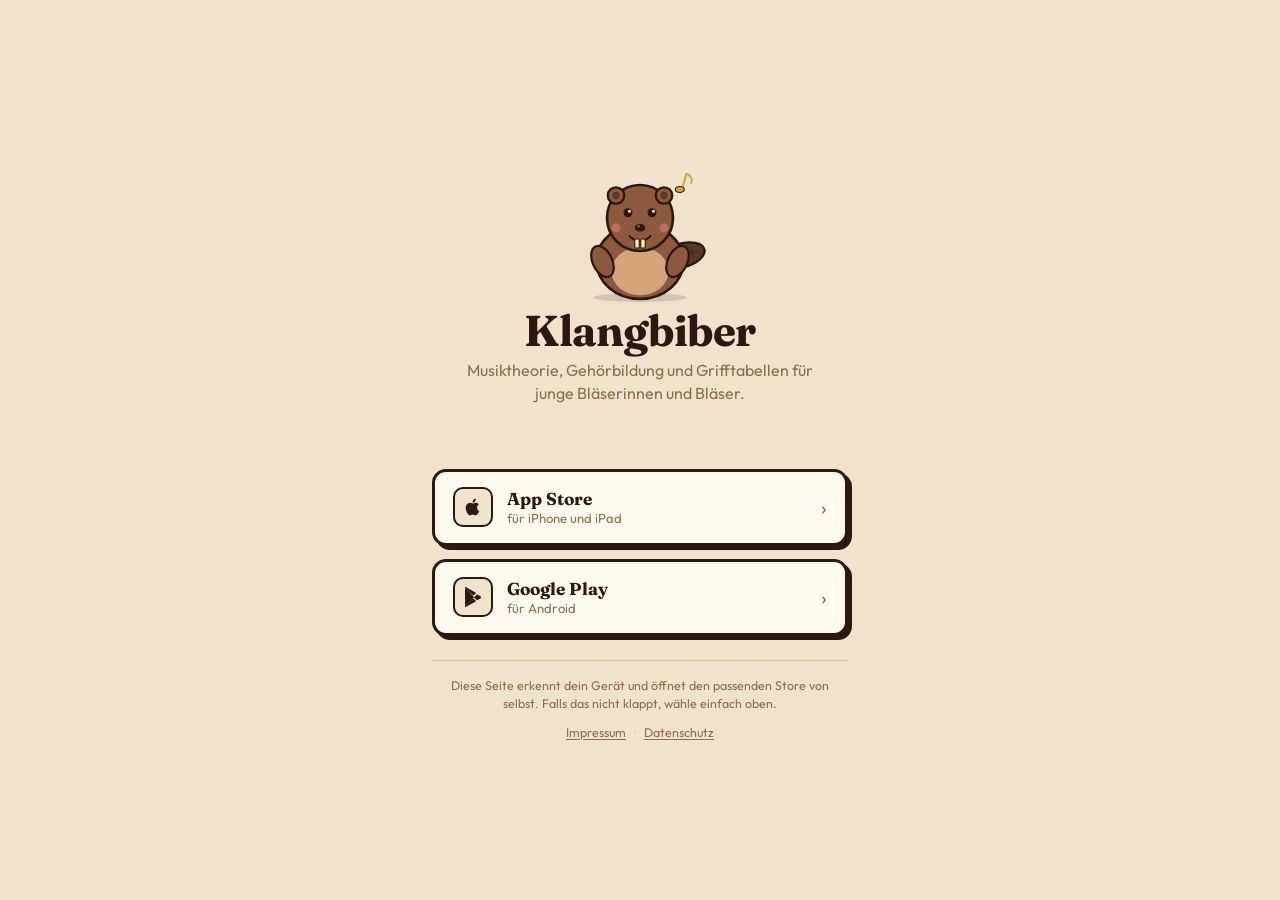
<file: index.html>
<!doctype html>
<html lang="de">
<head>
<meta charset="utf-8">
<meta name="viewport" content="width=device-width, initial-scale=1, viewport-fit=cover">
<title>Klangbiber laden</title>
<meta name="description" content="Klangbiber für iPhone, iPad und Android – Musiktheorie, Gehör und Grifftabellen für junge Bläserinnen und Bläser.">
<meta name="robots" content="index, follow">

<!-- Safari blendet damit oben ein natives Banner mit Direktlink zum App Store ein -->
<meta name="apple-itunes-app" content="app-id=6764178009">

<!-- Vorschau in WhatsApp, Messenger und sozialen Netzen.
     ACHTUNG: og:url und og:image muessen VOLLE Adressen sein, relative Pfade
     ignoriert WhatsApp. Die Seite liegt im Wurzelverzeichnis, erreichbar unter
     klangbiber.de. Bei einem Umzug in einen Unterordner sind das hier die
     beiden einzigen Zeilen, die angepasst werden muessen. -->
<meta property="og:type" content="website">
<meta property="og:url" content="https://klangbiber.de/">
<meta property="og:image" content="https://klangbiber.de/vorschau.png">
<meta property="og:title" content="Klangbiber laden">
<meta property="og:description" content="Musiktheorie, Gehörbildung und Grifftabellen für junge Bläserinnen und Bläser – für iPhone, iPad und Android.">
<meta property="og:image:type" content="image/png">
<meta property="og:image:width" content="1200">
<meta property="og:image:height" content="630">
<meta property="og:image:alt" content="Der Klangbiber mit einer Notenschlüssel-Note, darunter der Schriftzug Klangbiber">
<meta property="og:site_name" content="Klangbiber">
<meta property="og:locale" content="de_DE">
<meta name="twitter:card" content="summary_large_image">
<meta name="twitter:image" content="https://klangbiber.de/vorschau.png">

<style>
  /* Schriften liegen bewusst auf dem EIGENEN Server statt bei Google Fonts:
     eine Einbindung ueber fonts.googleapis.com uebertraegt die IP-Adresse jedes
     Besuchers an Google. Das LG Muenchen I hat dafuer 2022 Schadenersatz
     zugesprochen (Az. 3 O 17493/20). So bleibt kein Datenabfluss uebrig. */
  @font-face {
    font-family: "Fraunces";
    font-style: normal;
    font-weight: 100 900;
    font-display: swap;
    src: url("schriften/fraunces.woff2") format("woff2");
  }
  @font-face {
    font-family: "Outfit";
    font-style: normal;
    font-weight: 100 900;
    font-display: swap;
    src: url("schriften/outfit.woff2") format("woff2");
  }

  :root {
    --grund: #EFE3CC;
    --karte: #FFFAF0;
    --tinte: #2C1810;
    --gedaempft: #8B6F4F;
    --rand: #D4C4A0;
    --teal: #2C7A7B;
    --gold: #D4A53C;
    --schatten: 4px 4px 0 #2C1810;
  }
  * { box-sizing: border-box; }
  html, body { height: 100%; }
  body {
    margin: 0;
    background: var(--grund);
    color: var(--tinte);
    font-family: "Outfit", "Segoe UI", system-ui, sans-serif;
    -webkit-font-smoothing: antialiased;
    display: flex;
    align-items: center;
    justify-content: center;
    padding: 1.5rem;
  }
  main {
    width: 100%;
    max-width: 26rem;
    display: flex;
    flex-direction: column;
    align-items: center;
    gap: 1.5rem;
    text-align: center;
  }
  svg { display: block; }
  h1 {
    font-family: "Fraunces", Georgia, serif;
    font-weight: 700;
    font-size: clamp(2.1rem, 9vw, 2.7rem);
    margin: 0;
    letter-spacing: -.01em;
    line-height: 1.05;
  }
  .untertitel {
    margin: .35rem 0 0;
    font-size: 1rem;
    color: var(--gedaempft);
    line-height: 1.45;
    max-width: 22rem;
  }
  .kopf { display: flex; flex-direction: column; align-items: center; }

  .knoepfe { display: flex; flex-direction: column; gap: .85rem; width: 100%; }
  a.laden {
    display: flex;
    align-items: center;
    gap: .85rem;
    padding: .95rem 1.15rem;
    background: var(--karte);
    color: var(--tinte);
    border: 3px solid var(--tinte);
    border-radius: 14px;
    box-shadow: var(--schatten);
    text-decoration: none;
    text-align: left;
    transition: transform .12s ease, box-shadow .12s ease;
  }
  a.laden:hover, a.laden:focus-visible {
    transform: translate(2px, 2px);
    box-shadow: 2px 2px 0 var(--tinte);
  }
  a.laden:focus-visible { outline: 3px solid var(--teal); outline-offset: 3px; }
  a.laden .zeichen {
    flex: 0 0 auto;
    width: 40px; height: 40px;
    display: grid; place-items: center;
    border: 2px solid var(--tinte);
    border-radius: 10px;
    background: var(--grund);
  }
  a.laden .text { display: flex; flex-direction: column; line-height: 1.25; }
  a.laden .wo { font-family: "Fraunces", Georgia, serif; font-weight: 700; font-size: 1.08rem; }
  a.laden .fuer { font-size: .82rem; color: var(--gedaempft); }
  a.laden .pfeil { margin-left: auto; color: var(--gedaempft); font-size: 1.3rem; line-height: 1; }

  .status {
    font-size: .85rem;
    color: var(--gedaempft);
    min-height: 1.2em;
    margin: 0;
  }
  .status b { color: var(--teal); font-weight: 600; }
  footer {
    font-size: .78rem;
    color: var(--gedaempft);
    line-height: 1.5;
    border-top: 1px solid var(--rand);
    padding-top: 1rem;
    width: 100%;
  }
  footer a { color: var(--gedaempft); }
  .rechtliches {
    display: flex; justify-content: center; align-items: center; gap: .5rem;
    margin-top: .6rem;
  }
  .rechtliches a { text-decoration: underline; text-underline-offset: 2px; }
  .rechtliches span { color: var(--rand); }
  @media (prefers-reduced-motion: reduce) {
    a.laden { transition: none; }
  }
</style>
</head>
<body>
<main>

  <div class="kopf">
    <svg viewBox="0 0 200 200" width="150" height="150" role="img" aria-label="Der Klangbiber">
      <ellipse cx="100" cy="186" rx="62" ry="6" fill="#000" opacity="0.13" />
      <g transform="translate(155 130) rotate(-15)">
        <ellipse cx="0" cy="0" rx="32" ry="16" fill="#5a3825" stroke="#2C1810" stroke-width="3" />
        <line x1="-15" y1="-8" x2="-15" y2="8" stroke="#2C1810" stroke-width="1.2" opacity="0.5" />
        <line x1="-5" y1="-10" x2="-5" y2="10" stroke="#2C1810" stroke-width="1.2" opacity="0.5" />
        <line x1="5" y1="-10" x2="5" y2="10" stroke="#2C1810" stroke-width="1.2" opacity="0.5" />
        <line x1="15" y1="-8" x2="15" y2="8" stroke="#2C1810" stroke-width="1.2" opacity="0.5" />
        <line x1="-25" y1="0" x2="25" y2="0" stroke="#2C1810" stroke-width="1.2" opacity="0.5" />
      </g>
      <ellipse cx="100" cy="138" rx="58" ry="50" fill="#8B5A3C" stroke="#2C1810" stroke-width="3.5" />
      <ellipse cx="100" cy="151" rx="38" ry="32" fill="#D4A57A" />
      <ellipse cx="50" cy="138" rx="13" ry="22" fill="#8B5A3C" stroke="#2C1810" stroke-width="3" transform="rotate(-25 50 138)" />
      <ellipse cx="150" cy="138" rx="13" ry="22" fill="#8B5A3C" stroke="#2C1810" stroke-width="3" transform="rotate(25 150 138)" />
      <circle cx="100" cy="80" r="44" fill="#8B5A3C" stroke="#2C1810" stroke-width="3.5" />
      <circle cx="68" cy="50" r="11" fill="#8B5A3C" stroke="#2C1810" stroke-width="3" />
      <circle cx="132" cy="50" r="11" fill="#8B5A3C" stroke="#2C1810" stroke-width="3" />
      <circle cx="68" cy="50" r="5" fill="#5a3825" />
      <circle cx="132" cy="50" r="5" fill="#5a3825" />
      <circle cx="84" cy="73" r="6" fill="#2C1810" />
      <circle cx="116" cy="73" r="6" fill="#2C1810" />
      <circle cx="86" cy="71" r="2" fill="white" />
      <circle cx="118" cy="71" r="2" fill="white" />
      <circle cx="68" cy="93" r="6" fill="#E8806B" opacity="0.55" />
      <circle cx="132" cy="93" r="6" fill="#E8806B" opacity="0.55" />
      <ellipse cx="100" cy="93" rx="7" ry="5" fill="#2C1810" />
      <ellipse cx="98" cy="91" rx="2" ry="1.5" fill="#FFF" opacity="0.4" />
      <path d="M 86 104 Q 100 118 114 104" stroke="#2C1810" stroke-width="2.5" fill="none" stroke-linecap="round" />
      <rect x="93" y="108" width="6" height="12" fill="#FCECAF" stroke="#2C1810" stroke-width="1.5" rx="1.5" />
      <rect x="101" y="108" width="6" height="12" fill="#FCECAF" stroke="#2C1810" stroke-width="1.5" rx="1.5" />
      <g transform="translate(158 35) rotate(15)">
        <line x1="0" y1="-15" x2="0" y2="8" stroke="#D4A53C" stroke-width="2.5" />
        <ellipse cx="-3" cy="8" rx="6" ry="4" fill="#D4A53C" stroke="#2C1810" stroke-width="1.5" transform="rotate(-15 -3 8)" />
        <path d="M 0 -15 Q 12 -12 9 -3" stroke="#D4A53C" stroke-width="2.5" fill="none" />
      </g>
    </svg>
    <h1>Klangbiber</h1>
    <p class="untertitel">Musiktheorie, Gehörbildung und Grifftabellen für junge Bläserinnen und Bläser.</p>
  </div>

  <p class="status" id="status"></p>

  <div class="knoepfe">
    <a class="laden" id="apple" href="https://apps.apple.com/de/app/klangbiber/id6764178009">
      <span class="zeichen" aria-hidden="true">
        <svg viewBox="0 0 24 24" width="22" height="22" fill="#2C1810">
          <path d="M16.4 12.7c0-2.3 1.9-3.4 2-3.5-1.1-1.6-2.8-1.8-3.4-1.8-1.4-.1-2.8.9-3.5.9-.7 0-1.8-.9-3-.8-1.5 0-2.9.9-3.7 2.3-1.6 2.7-.4 6.8 1.1 9 .8 1.1 1.6 2.3 2.8 2.3 1.1 0 1.6-.7 3-.7 1.4 0 1.8.7 3 .7 1.3 0 2.1-1.1 2.8-2.2.9-1.3 1.3-2.5 1.3-2.6 0 0-2.4-.9-2.4-3.6zM14.2 5.9c.6-.8 1-1.8.9-2.9-.9 0-2 .6-2.7 1.4-.6.7-1.1 1.7-.9 2.8 1 0 2-.5 2.7-1.3z"/>
        </svg>
      </span>
      <span class="text">
        <span class="wo">App Store</span>
        <span class="fuer">für iPhone und iPad</span>
      </span>
      <span class="pfeil" aria-hidden="true">›</span>
    </a>

    <a class="laden" id="play" href="https://play.google.com/store/apps/details?id=de.klangbiber.app">
      <span class="zeichen" aria-hidden="true">
        <svg viewBox="0 0 24 24" width="22" height="22" fill="#2C1810">
          <path d="M3.7 2.4c-.3.3-.4.7-.4 1.3v16.6c0 .6.1 1 .4 1.3l.1.1 9.3-9.3v-.2L3.8 2.3l-.1.1zM16.3 15.6l-3.1-3.1v-.2l3.1-3.1.1 0 3.7 2.1c1 .6 1 1.6 0 2.2l-3.7 2.1-.1 0zM15.5 16.5L12.3 13.3 3 22.6c.4.4 1 .4 1.6.1l10.9-6.2M15.5 7.5L4.6 1.3C4 1 3.4 1 3 1.4l9.3 9.3 3.2-3.2z"/>
        </svg>
      </span>
      <span class="text">
        <span class="wo">Google Play</span>
        <span class="fuer">für Android</span>
      </span>
      <span class="pfeil" aria-hidden="true">›</span>
    </a>
  </div>

  <footer>
    Diese Seite erkennt dein Gerät und öffnet den passenden Store von selbst.
    Falls das nicht klappt, wähle einfach oben.
    <!-- Pflichtangaben nach § 5 DDG und Art. 13 DSGVO. Liegen seit 13.09.2026 auf
         eigenen Seiten. Die Google-Sites-Fassung bleibt vorerst bestehen, weil
         ihre Adresse in App Store Connect und Play Console hinterlegt ist -
         erst wenn sie dort umgetragen ist, kann die Seite weg. -->
    <nav class="rechtliches">
      <a href="/impressum">Impressum</a>
      <span aria-hidden="true">·</span>
      <a href="/datenschutz">Datenschutz</a>
    </nav>
  </footer>

</main>

<script>
(function () {
  var APPLE = "https://apps.apple.com/de/app/klangbiber/id6764178009";
  var PLAY  = "https://play.google.com/store/apps/details?id=de.klangbiber.app";

  // Mit ?bleib am Ende der Adresse bleibt die Seite stehen - praktisch zum Ansehen und Testen.
  if (location.search.indexOf("bleib") > -1) {
    document.getElementById("status").innerHTML = "Automatische Weiterleitung ist für diesen Aufruf ausgeschaltet.";
    return;
  }

  var ua = navigator.userAgent || "";
  // iPadOS ab 13 meldet sich als Macintosh; Touchpunkte verraten das echte Gerät.
  var istApple = /iPad|iPhone|iPod/.test(ua) ||
                 (/Macintosh/.test(ua) && navigator.maxTouchPoints > 1);
  var istAndroid = /Android/.test(ua) && !/Windows Phone/.test(ua);

  var ziel = istApple ? APPLE : istAndroid ? PLAY : null;
  if (!ziel) return;   // Rechner und alles Unbekannte sehen beide Schaltflächen.

  document.getElementById("status").innerHTML =
    "Einen Moment, wir öffnen den <b>" + (istApple ? "App Store" : "Google Play Store") + "</b> …";

  // replace statt href: der Zurück-Knopf führt danach nicht in eine Schleife.
  location.replace(ziel);
})();
</script>

<noscript>
  <p style="text-align:center;font-family:Outfit,sans-serif;color:#8B6F4F;font-size:.85rem">
    Ohne JavaScript geht es nicht automatisch – bitte oben den passenden Store wählen.
  </p>
</noscript>
</body>
</html>
</file>
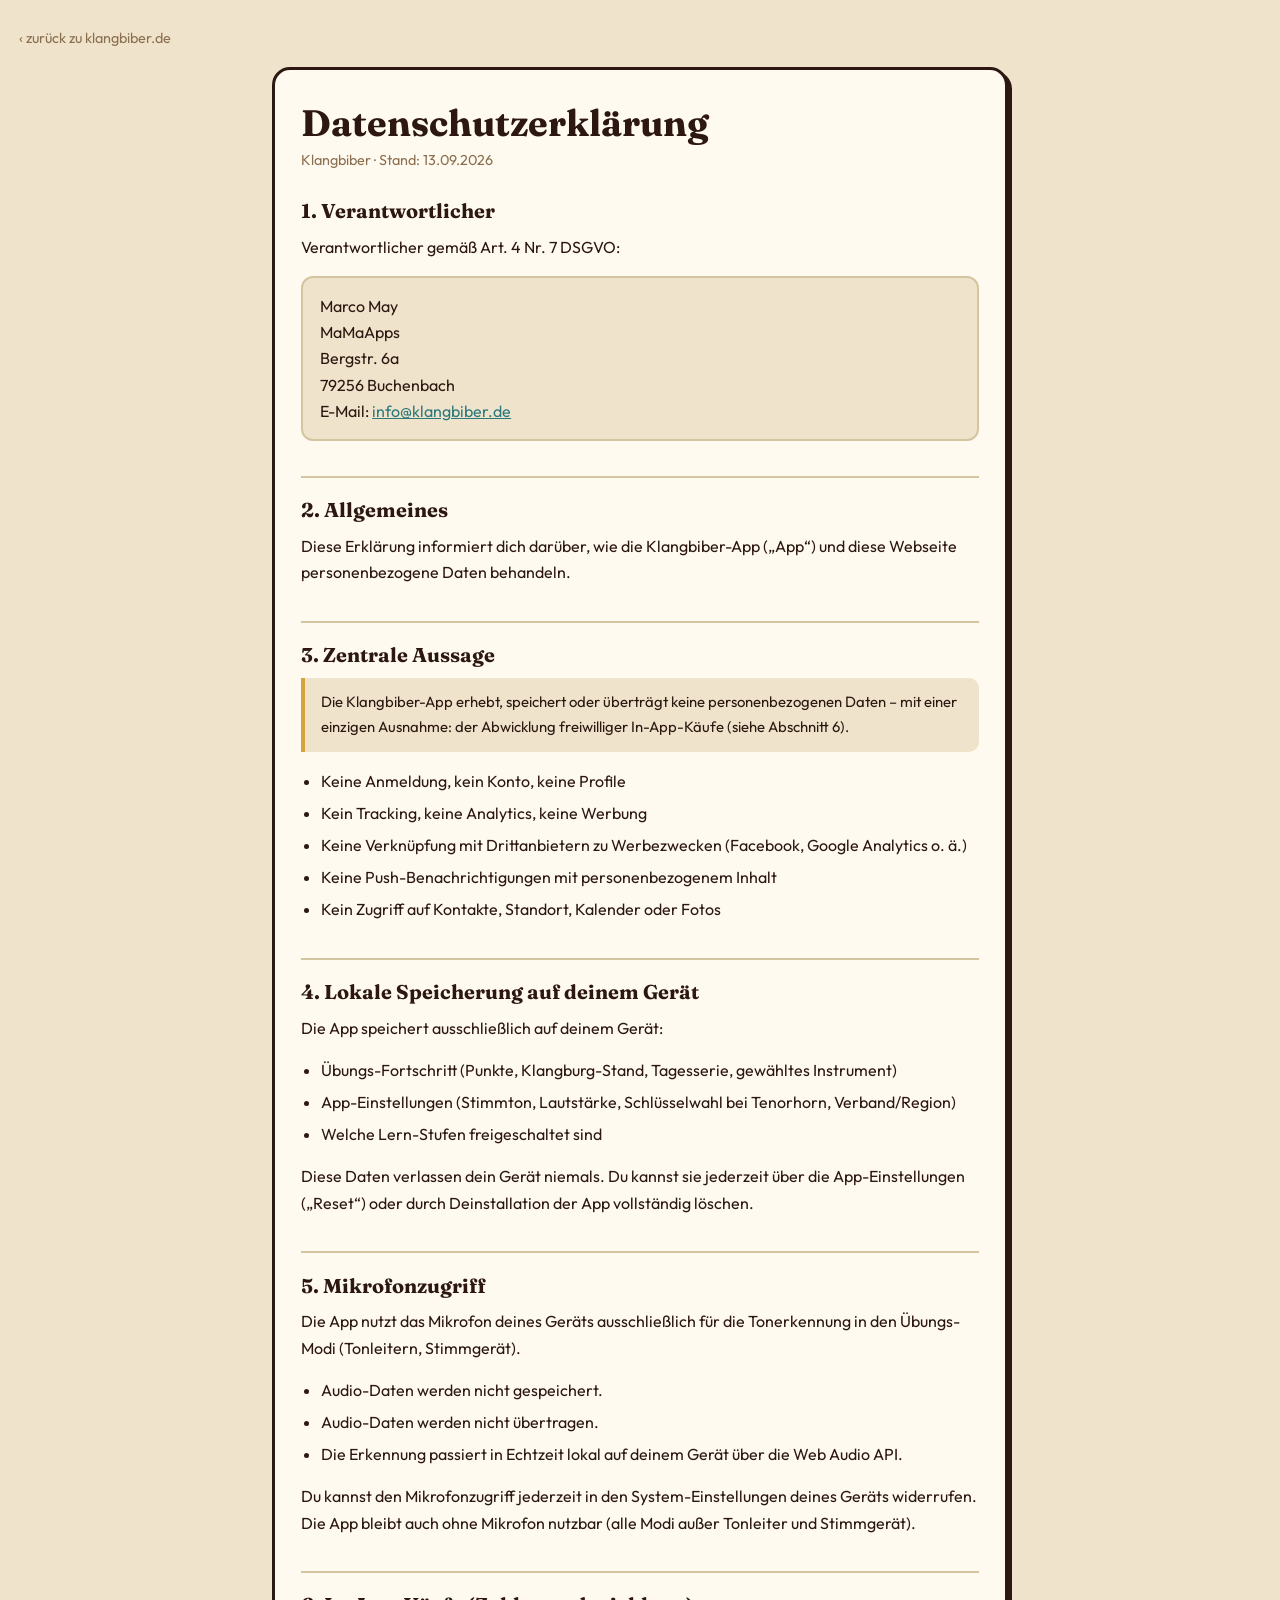
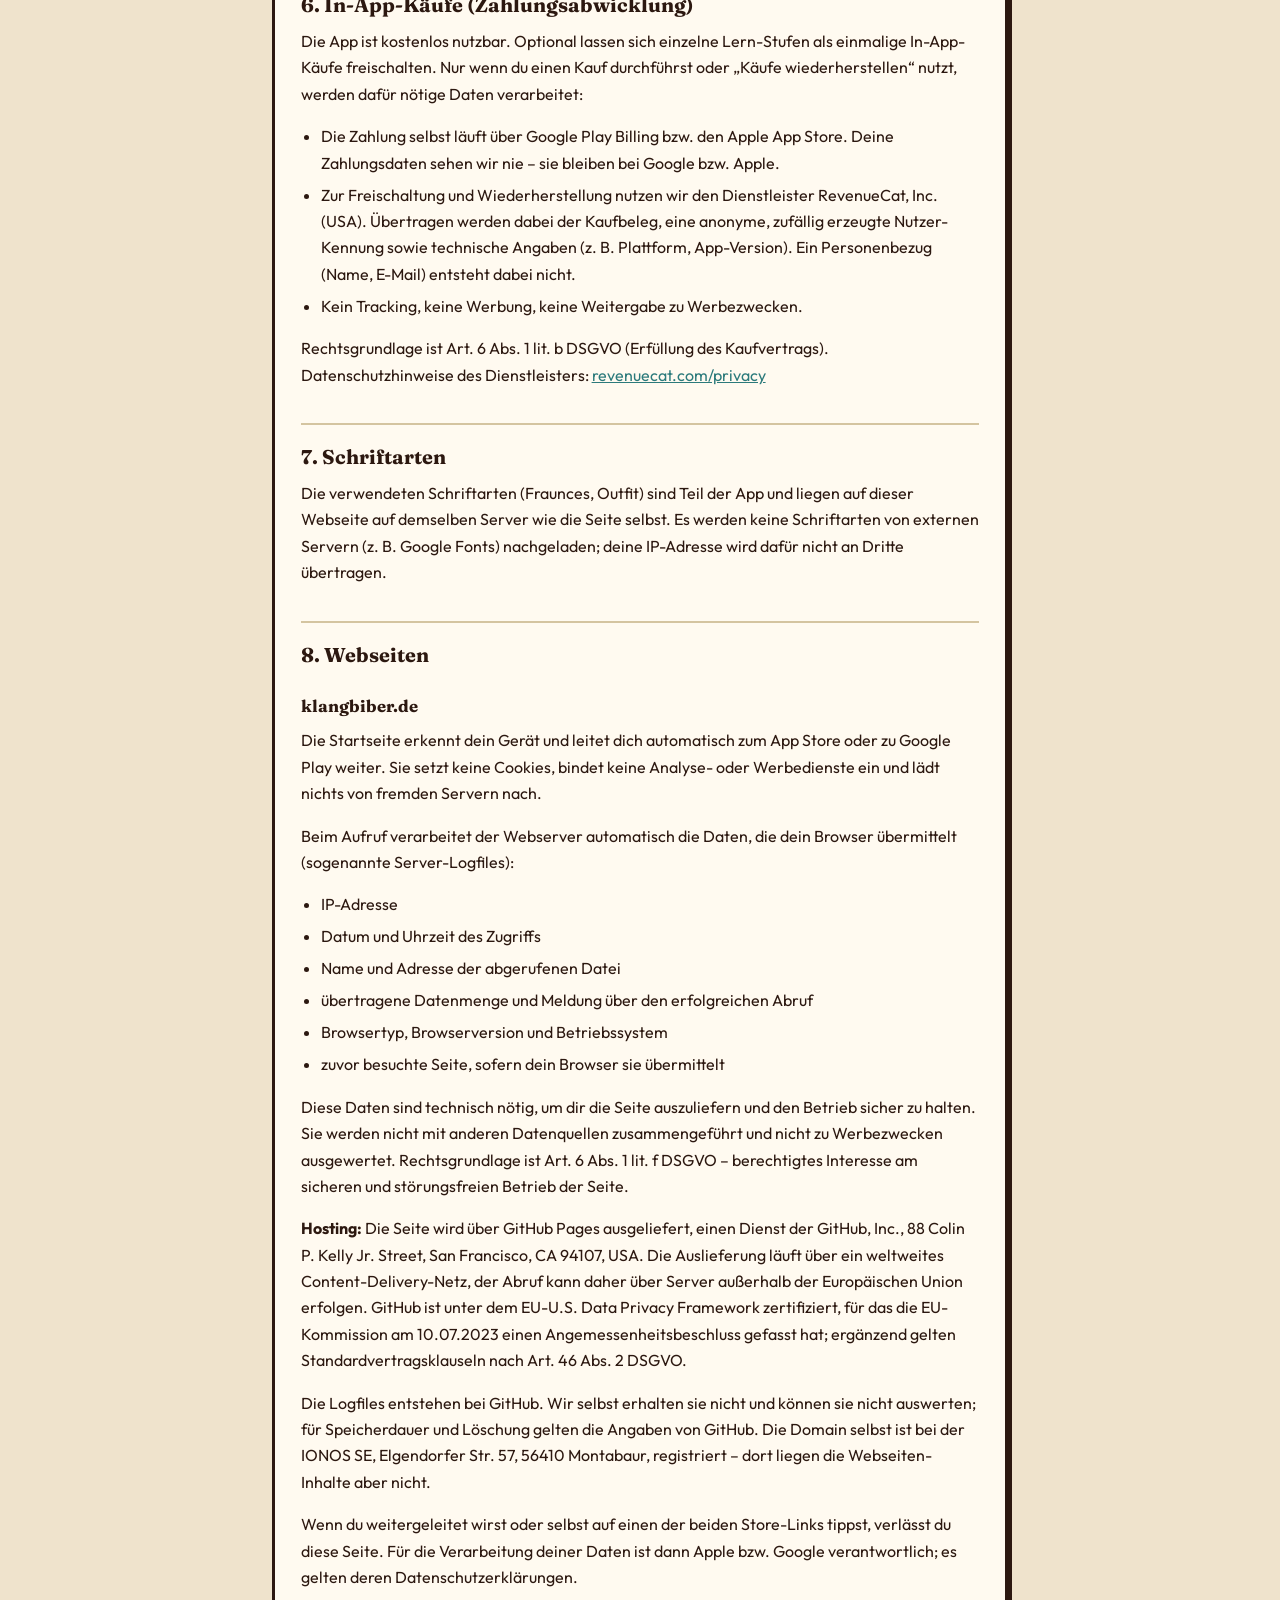
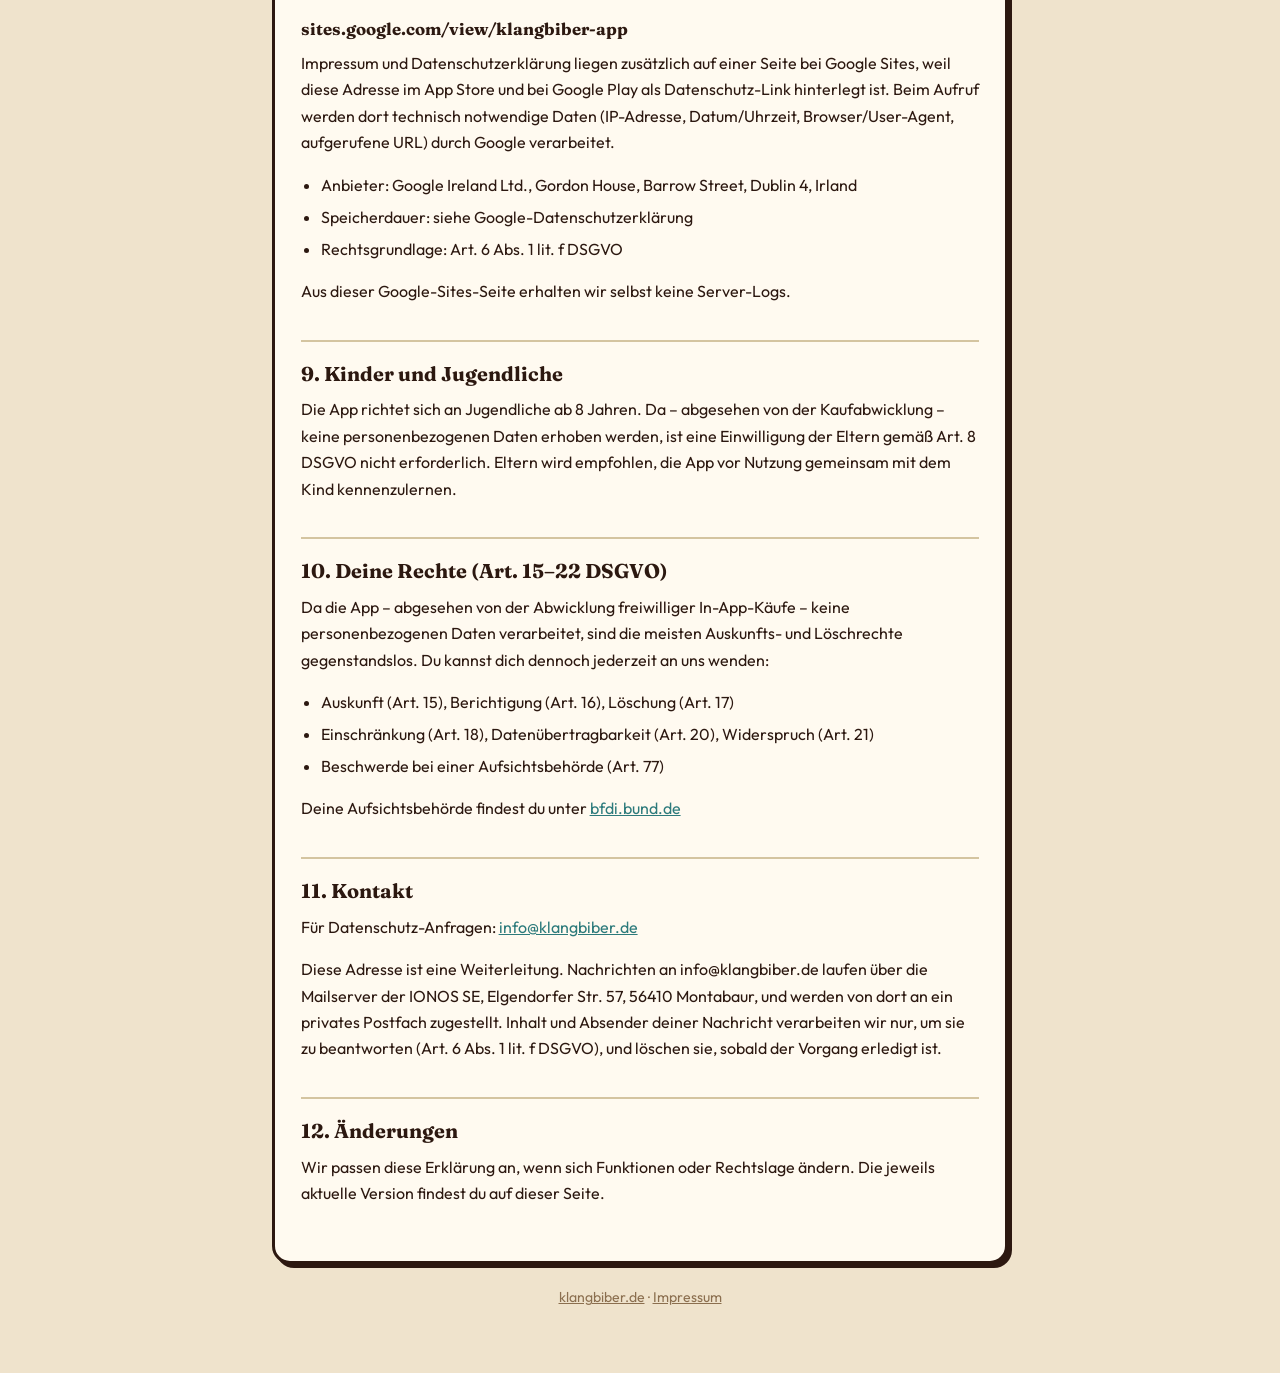
<file: datenschutz/index.html>
<!doctype html>
<html lang="de">
<head>
<meta charset="utf-8">
<meta name="viewport" content="width=device-width, initial-scale=1, viewport-fit=cover">
<title>Datenschutz – Klangbiber</title>
<meta name="description" content="Datenschutzerklärung für die Klangbiber-App und die Webseite klangbiber.de.">
<meta name="robots" content="index, follow">
<link rel="stylesheet" href="../rechtliches.css">
</head>
<body>

<a class="zurueck" href="/">‹ zurück zu klangbiber.de</a>

<main>
  <h1>Datenschutzerklärung</h1>
  <p class="stand">Klangbiber · Stand: 13.09.2026</p>

  <h2>1. Verantwortlicher</h2>
  <p>Verantwortlicher gemäß Art. 4 Nr. 7 DSGVO:</p>
  <address>
    Marco May<br>
    MaMaApps<br>
    Bergstr. 6a<br>
    79256 Buchenbach<br>
    E-Mail: <a href="mailto:info@klangbiber.de">info@klangbiber.de</a>
  </address>

  <h2>2. Allgemeines</h2>
  <p>
    Diese Erklärung informiert dich darüber, wie die Klangbiber-App („App“) und
    diese Webseite personenbezogene Daten behandeln.
  </p>

  <h2>3. Zentrale Aussage</h2>
  <p class="hinweis">
    Die Klangbiber-App erhebt, speichert oder überträgt keine personenbezogenen
    Daten – mit einer einzigen Ausnahme: der Abwicklung freiwilliger
    In-App-Käufe (siehe Abschnitt 6).
  </p>
  <ul>
    <li>Keine Anmeldung, kein Konto, keine Profile</li>
    <li>Kein Tracking, keine Analytics, keine Werbung</li>
    <li>Keine Verknüpfung mit Drittanbietern zu Werbezwecken (Facebook, Google Analytics o. ä.)</li>
    <li>Keine Push-Benachrichtigungen mit personenbezogenem Inhalt</li>
    <li>Kein Zugriff auf Kontakte, Standort, Kalender oder Fotos</li>
  </ul>

  <h2>4. Lokale Speicherung auf deinem Gerät</h2>
  <p>Die App speichert ausschließlich auf deinem Gerät:</p>
  <ul>
    <li>Übungs-Fortschritt (Punkte, Klangburg-Stand, Tagesserie, gewähltes Instrument)</li>
    <li>App-Einstellungen (Stimmton, Lautstärke, Schlüsselwahl bei Tenorhorn, Verband/Region)</li>
    <li>Welche Lern-Stufen freigeschaltet sind</li>
  </ul>
  <p>
    Diese Daten verlassen dein Gerät niemals. Du kannst sie jederzeit über die
    App-Einstellungen („Reset“) oder durch Deinstallation der App vollständig
    löschen.
  </p>

  <h2>5. Mikrofonzugriff</h2>
  <p>
    Die App nutzt das Mikrofon deines Geräts ausschließlich für die Tonerkennung
    in den Übungs-Modi (Tonleitern, Stimmgerät).
  </p>
  <ul>
    <li>Audio-Daten werden nicht gespeichert.</li>
    <li>Audio-Daten werden nicht übertragen.</li>
    <li>Die Erkennung passiert in Echtzeit lokal auf deinem Gerät über die Web Audio API.</li>
  </ul>
  <p>
    Du kannst den Mikrofonzugriff jederzeit in den System-Einstellungen deines
    Geräts widerrufen. Die App bleibt auch ohne Mikrofon nutzbar (alle Modi
    außer Tonleiter und Stimmgerät).
  </p>

  <h2>6. In-App-Käufe (Zahlungsabwicklung)</h2>
  <p>
    Die App ist kostenlos nutzbar. Optional lassen sich einzelne Lern-Stufen als
    einmalige In-App-Käufe freischalten. Nur wenn du einen Kauf durchführst oder
    „Käufe wiederherstellen“ nutzt, werden dafür nötige Daten verarbeitet:
  </p>
  <ul>
    <li>
      Die Zahlung selbst läuft über Google Play Billing bzw. den Apple App Store.
      Deine Zahlungsdaten sehen wir nie – sie bleiben bei Google bzw. Apple.
    </li>
    <li>
      Zur Freischaltung und Wiederherstellung nutzen wir den Dienstleister
      RevenueCat, Inc. (USA). Übertragen werden dabei der Kaufbeleg, eine
      anonyme, zufällig erzeugte Nutzer-Kennung sowie technische Angaben
      (z. B. Plattform, App-Version). Ein Personenbezug (Name, E-Mail) entsteht
      dabei nicht.
    </li>
    <li>Kein Tracking, keine Werbung, keine Weitergabe zu Werbezwecken.</li>
  </ul>
  <p>
    Rechtsgrundlage ist Art. 6 Abs. 1 lit. b DSGVO (Erfüllung des Kaufvertrags).
    Datenschutzhinweise des Dienstleisters:
    <a href="https://www.revenuecat.com/privacy" rel="noopener">revenuecat.com/privacy</a>
  </p>

  <h2>7. Schriftarten</h2>
  <p>
    Die verwendeten Schriftarten (Fraunces, Outfit) sind Teil der App und liegen
    auf dieser Webseite auf demselben Server wie die Seite selbst. Es werden
    keine Schriftarten von externen Servern (z. B. Google Fonts) nachgeladen;
    deine IP-Adresse wird dafür nicht an Dritte übertragen.
  </p>

  <h2>8. Webseiten</h2>

  <h3>klangbiber.de</h3>
  <p>
    Die Startseite erkennt dein Gerät und leitet dich automatisch zum App Store
    oder zu Google Play weiter. Sie setzt keine Cookies, bindet keine Analyse-
    oder Werbedienste ein und lädt nichts von fremden Servern nach.
  </p>
  <p>
    Beim Aufruf verarbeitet der Webserver automatisch die Daten, die dein
    Browser übermittelt (sogenannte Server-Logfiles):
  </p>
  <ul>
    <li>IP-Adresse</li>
    <li>Datum und Uhrzeit des Zugriffs</li>
    <li>Name und Adresse der abgerufenen Datei</li>
    <li>übertragene Datenmenge und Meldung über den erfolgreichen Abruf</li>
    <li>Browsertyp, Browserversion und Betriebssystem</li>
    <li>zuvor besuchte Seite, sofern dein Browser sie übermittelt</li>
  </ul>
  <p>
    Diese Daten sind technisch nötig, um dir die Seite auszuliefern und den
    Betrieb sicher zu halten. Sie werden nicht mit anderen Datenquellen
    zusammengeführt und nicht zu Werbezwecken ausgewertet. Rechtsgrundlage ist
    Art. 6 Abs. 1 lit. f DSGVO – berechtigtes Interesse am sicheren und
    störungsfreien Betrieb der Seite.
  </p>
  <p>
    <strong>Hosting:</strong> Die Seite wird über GitHub Pages ausgeliefert,
    einen Dienst der GitHub, Inc., 88 Colin P. Kelly Jr. Street, San Francisco,
    CA 94107, USA. Die Auslieferung läuft über ein weltweites
    Content-Delivery-Netz, der Abruf kann daher über Server außerhalb der
    Europäischen Union erfolgen. GitHub ist unter dem EU-U.S. Data Privacy
    Framework zertifiziert, für das die EU-Kommission am 10.07.2023 einen
    Angemessenheitsbeschluss gefasst hat; ergänzend gelten
    Standardvertragsklauseln nach Art. 46 Abs. 2 DSGVO.
  </p>
  <p>
    Die Logfiles entstehen bei GitHub. Wir selbst erhalten sie nicht und können
    sie nicht auswerten; für Speicherdauer und Löschung gelten die Angaben von
    GitHub. Die Domain selbst ist bei der IONOS SE, Elgendorfer Str. 57,
    56410 Montabaur, registriert – dort liegen die Webseiten-Inhalte aber nicht.
  </p>
  <p>
    Wenn du weitergeleitet wirst oder selbst auf einen der beiden Store-Links
    tippst, verlässt du diese Seite. Für die Verarbeitung deiner Daten ist dann
    Apple bzw. Google verantwortlich; es gelten deren Datenschutzerklärungen.
  </p>

  <h3>sites.google.com/view/klangbiber-app</h3>
  <p>
    Impressum und Datenschutzerklärung liegen zusätzlich auf einer Seite bei
    Google Sites, weil diese Adresse im App Store und bei Google Play als
    Datenschutz-Link hinterlegt ist. Beim Aufruf werden dort technisch
    notwendige Daten (IP-Adresse, Datum/Uhrzeit, Browser/User-Agent, aufgerufene
    URL) durch Google verarbeitet.
  </p>
  <ul>
    <li>Anbieter: Google Ireland Ltd., Gordon House, Barrow Street, Dublin 4, Irland</li>
    <li>Speicherdauer: siehe Google-Datenschutzerklärung</li>
    <li>Rechtsgrundlage: Art. 6 Abs. 1 lit. f DSGVO</li>
  </ul>
  <p>Aus dieser Google-Sites-Seite erhalten wir selbst keine Server-Logs.</p>

  <h2>9. Kinder und Jugendliche</h2>
  <p>
    Die App richtet sich an Jugendliche ab 8 Jahren. Da – abgesehen von der
    Kaufabwicklung – keine personenbezogenen Daten erhoben werden, ist eine
    Einwilligung der Eltern gemäß Art. 8 DSGVO nicht erforderlich. Eltern wird
    empfohlen, die App vor Nutzung gemeinsam mit dem Kind kennenzulernen.
  </p>

  <h2>10. Deine Rechte (Art. 15–22 DSGVO)</h2>
  <p>
    Da die App – abgesehen von der Abwicklung freiwilliger In-App-Käufe – keine
    personenbezogenen Daten verarbeitet, sind die meisten Auskunfts- und
    Löschrechte gegenstandslos. Du kannst dich dennoch jederzeit an uns wenden:
  </p>
  <ul>
    <li>Auskunft (Art. 15), Berichtigung (Art. 16), Löschung (Art. 17)</li>
    <li>Einschränkung (Art. 18), Datenübertragbarkeit (Art. 20), Widerspruch (Art. 21)</li>
    <li>Beschwerde bei einer Aufsichtsbehörde (Art. 77)</li>
  </ul>
  <p>
    Deine Aufsichtsbehörde findest du unter
    <a href="https://www.bfdi.bund.de" rel="noopener">bfdi.bund.de</a>
  </p>

  <h2>11. Kontakt</h2>
  <p>
    Für Datenschutz-Anfragen:
    <a href="mailto:info@klangbiber.de">info@klangbiber.de</a>
  </p>
  <p>
    Diese Adresse ist eine Weiterleitung. Nachrichten an info@klangbiber.de
    laufen über die Mailserver der IONOS SE, Elgendorfer Str. 57, 56410
    Montabaur, und werden von dort an ein privates Postfach zugestellt. Inhalt
    und Absender deiner Nachricht verarbeiten wir nur, um sie zu beantworten
    (Art. 6 Abs. 1 lit. f DSGVO), und löschen sie, sobald der Vorgang erledigt
    ist.
  </p>

  <h2>12. Änderungen</h2>
  <p>
    Wir passen diese Erklärung an, wenn sich Funktionen oder Rechtslage ändern.
    Die jeweils aktuelle Version findest du auf dieser Seite.
  </p>
</main>

<footer>
  <a href="/">klangbiber.de</a> · <a href="/impressum">Impressum</a>
</footer>

</body>
</html>
</file>
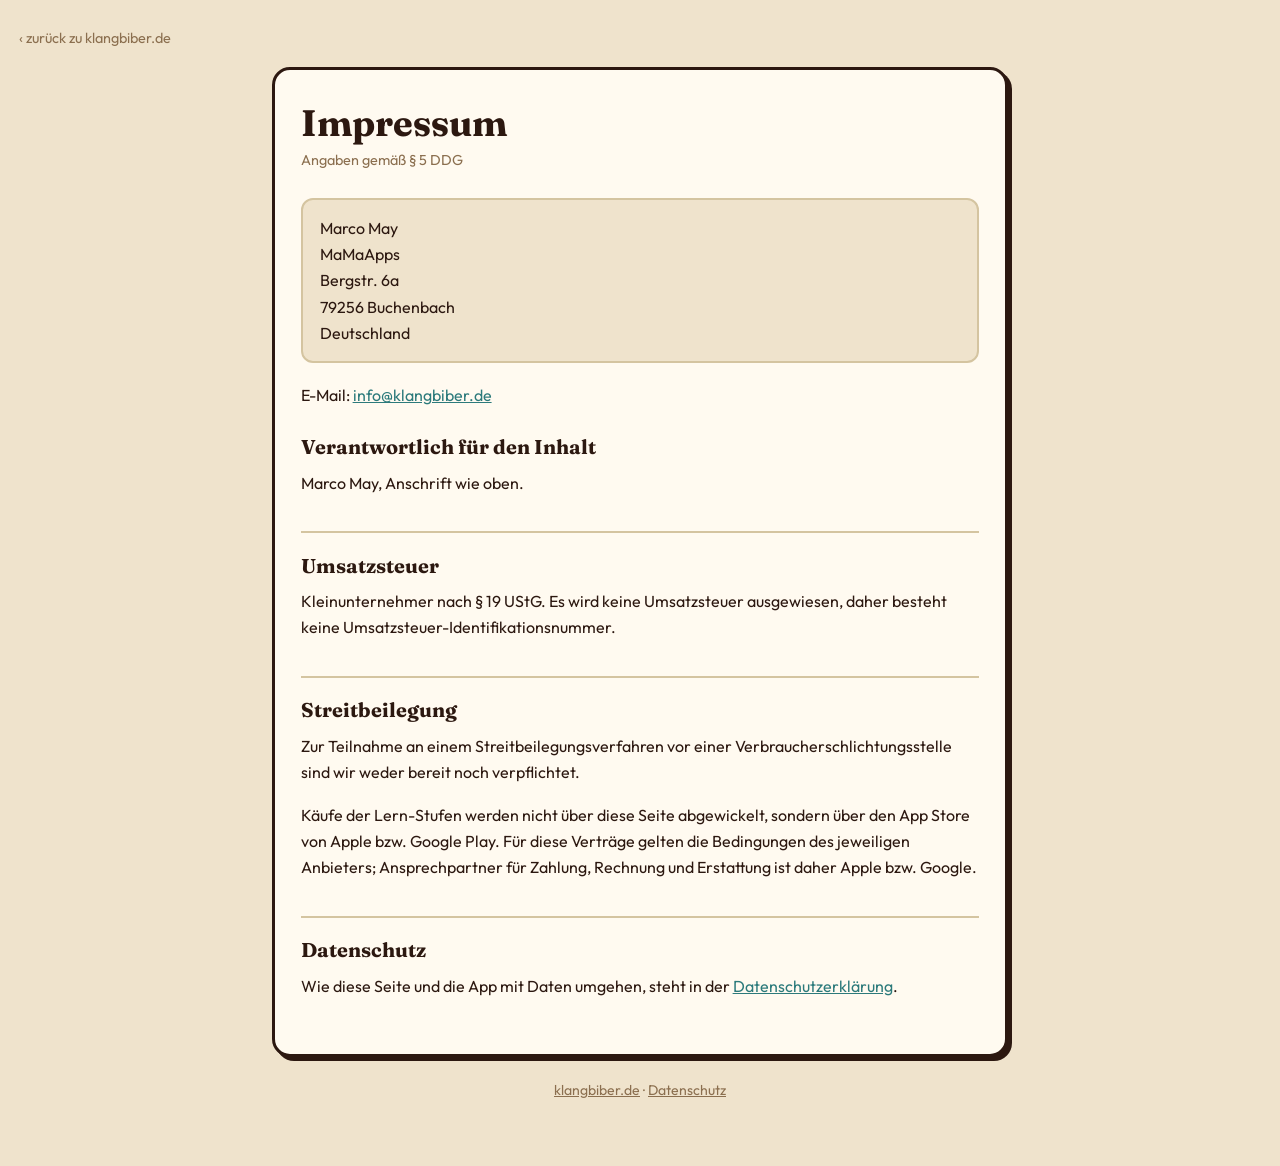
<file: impressum/index.html>
<!doctype html>
<html lang="de">
<head>
<meta charset="utf-8">
<meta name="viewport" content="width=device-width, initial-scale=1, viewport-fit=cover">
<title>Impressum – Klangbiber</title>
<meta name="description" content="Impressum und Anbieterkennzeichnung nach § 5 DDG für klangbiber.de und die Klangbiber-App.">
<meta name="robots" content="index, follow">
<link rel="stylesheet" href="../rechtliches.css">
</head>
<body>

<a class="zurueck" href="/">‹ zurück zu klangbiber.de</a>

<main>
  <h1>Impressum</h1>
  <p class="stand">Angaben gemäß § 5 DDG</p>

  <address>
    Marco May<br>
    MaMaApps<br>
    Bergstr. 6a<br>
    79256 Buchenbach<br>
    Deutschland
  </address>

  <p>
    E-Mail: <a href="mailto:info@klangbiber.de">info@klangbiber.de</a>
  </p>

  <h2>Verantwortlich für den Inhalt</h2>
  <p>Marco May, Anschrift wie oben.</p>

  <h2>Umsatzsteuer</h2>
  <p>
    Kleinunternehmer nach § 19 UStG. Es wird keine Umsatzsteuer ausgewiesen,
    daher besteht keine Umsatzsteuer-Identifikationsnummer.
  </p>

  <h2>Streitbeilegung</h2>
  <p>
    Zur Teilnahme an einem Streitbeilegungsverfahren vor einer
    Verbraucherschlichtungsstelle sind wir weder bereit noch verpflichtet.
  </p>
  <p>
    Käufe der Lern-Stufen werden nicht über diese Seite abgewickelt, sondern
    über den App Store von Apple bzw. Google Play. Für diese Verträge gelten
    die Bedingungen des jeweiligen Anbieters; Ansprechpartner für Zahlung,
    Rechnung und Erstattung ist daher Apple bzw. Google.
  </p>

  <!-- Kein Hinweis auf die Markenanmeldung: § 5 DDG verlangt nur Handels-,
       Vereins-, Partnerschafts- und Genossenschaftsregister, das Markenregister
       gehoert nicht dazu. Eine freiwillige Angabe muesste bei der Eintragung
       nachgezogen werden ("angemeldet" -> "eingetragen", Aktenzeichen ->
       Registernummer) und waere bis dahin eine Fehlerquelle ohne Nutzen.
       Und: das (R) erst nach der Eintragung verwenden, vorher ist es
       irrefuehrende Werbung nach § 5 UWG. -->

  <h2>Datenschutz</h2>
  <p>
    Wie diese Seite und die App mit Daten umgehen, steht in der
    <a href="/datenschutz">Datenschutzerklärung</a>.
  </p>
</main>

<footer>
  <a href="/">klangbiber.de</a> · <a href="/datenschutz">Datenschutz</a>
</footer>

</body>
</html>
</file>
<file: rechtliches.css>
/* Gemeinsames Aussehen fuer /impressum und /datenschutz.
   Liegt im Wurzelverzeichnis, damit die Schriftpfade darin fuer beide
   Unterseiten gleich bleiben - relative URLs in einer CSS-Datei zaehlen ab
   dem Ort der CSS-Datei, nicht ab dem der HTML-Seite. */

/* Schriften liegen bewusst auf dem EIGENEN Server statt bei Google Fonts:
   eine Einbindung ueber fonts.googleapis.com uebertraegt die IP-Adresse jedes
   Besuchers an Google. Das LG Muenchen I hat dafuer 2022 Schadenersatz
   zugesprochen (Az. 3 O 17493/20). So bleibt kein Datenabfluss uebrig. */
@font-face {
  font-family: "Fraunces";
  font-style: normal;
  font-weight: 100 900;
  font-display: swap;
  src: url("schriften/fraunces.woff2") format("woff2");
}
@font-face {
  font-family: "Outfit";
  font-style: normal;
  font-weight: 100 900;
  font-display: swap;
  src: url("schriften/outfit.woff2") format("woff2");
}

:root {
  --grund: #EFE3CC;
  --karte: #FFFAF0;
  --tinte: #2C1810;
  --gedaempft: #8B6F4F;
  --rand: #D4C4A0;
  --teal: #2C7A7B;
  --gold: #D4A53C;
  --schatten: 4px 4px 0 #2C1810;
}

* { box-sizing: border-box; }

body {
  margin: 0;
  padding: 1.5rem 1rem 4rem;
  background: var(--grund);
  color: var(--tinte);
  font-family: Outfit, -apple-system, BlinkMacSystemFont, "Segoe UI", sans-serif;
  font-size: 1rem;
  line-height: 1.65;
  -webkit-text-size-adjust: 100%;
}

main {
  max-width: 46rem;
  margin: 0 auto;
  background: var(--karte);
  border: 3px solid var(--tinte);
  border-radius: 18px;
  box-shadow: var(--schatten);
  padding: 2rem 1.6rem 2.4rem;
}

.zurueck {
  display: inline-block;
  max-width: 46rem;
  margin: 0 auto 1rem;
  padding: 0 .2rem;
  color: var(--gedaempft);
  font-size: .9rem;
  text-decoration: none;
}
.zurueck:hover { color: var(--teal); text-decoration: underline; }

h1 {
  font-family: Fraunces, Georgia, serif;
  font-size: clamp(1.7rem, 5vw, 2.3rem);
  line-height: 1.15;
  margin: 0 0 .3rem;
}

h2 {
  font-family: Fraunces, Georgia, serif;
  font-size: 1.25rem;
  line-height: 1.3;
  margin: 2.2rem 0 .6rem;
  padding-top: 1.2rem;
  border-top: 2px solid var(--rand);
}

h3 {
  font-family: Fraunces, Georgia, serif;
  font-size: 1.05rem;
  margin: 1.6rem 0 .4rem;
}

/* Der erste Abschnitt braucht keine Trennlinie nach oben. */
h2:first-of-type { border-top: 0; padding-top: 0; margin-top: 1.6rem; }

p, ul { margin: 0 0 1rem; }
ul { padding-left: 1.3rem; }
li { margin-bottom: .35rem; }

a { color: var(--teal); }

.stand {
  color: var(--gedaempft);
  font-size: .9rem;
  margin-bottom: 1.6rem;
}

/* Die Anschrift im Impressum soll als Block lesbar bleiben, nicht als Fliesstext. */
address {
  font-style: normal;
  background: var(--grund);
  border: 2px solid var(--rand);
  border-radius: 12px;
  padding: .9rem 1.1rem;
  margin-bottom: 1.2rem;
}

.hinweis {
  background: var(--grund);
  border-left: 4px solid var(--gold);
  border-radius: 0 10px 10px 0;
  padding: .8rem 1rem;
  font-size: .93rem;
}

footer {
  max-width: 46rem;
  margin: 1.4rem auto 0;
  text-align: center;
  color: var(--gedaempft);
  font-size: .88rem;
}
footer a { color: var(--gedaempft); }
</file>
